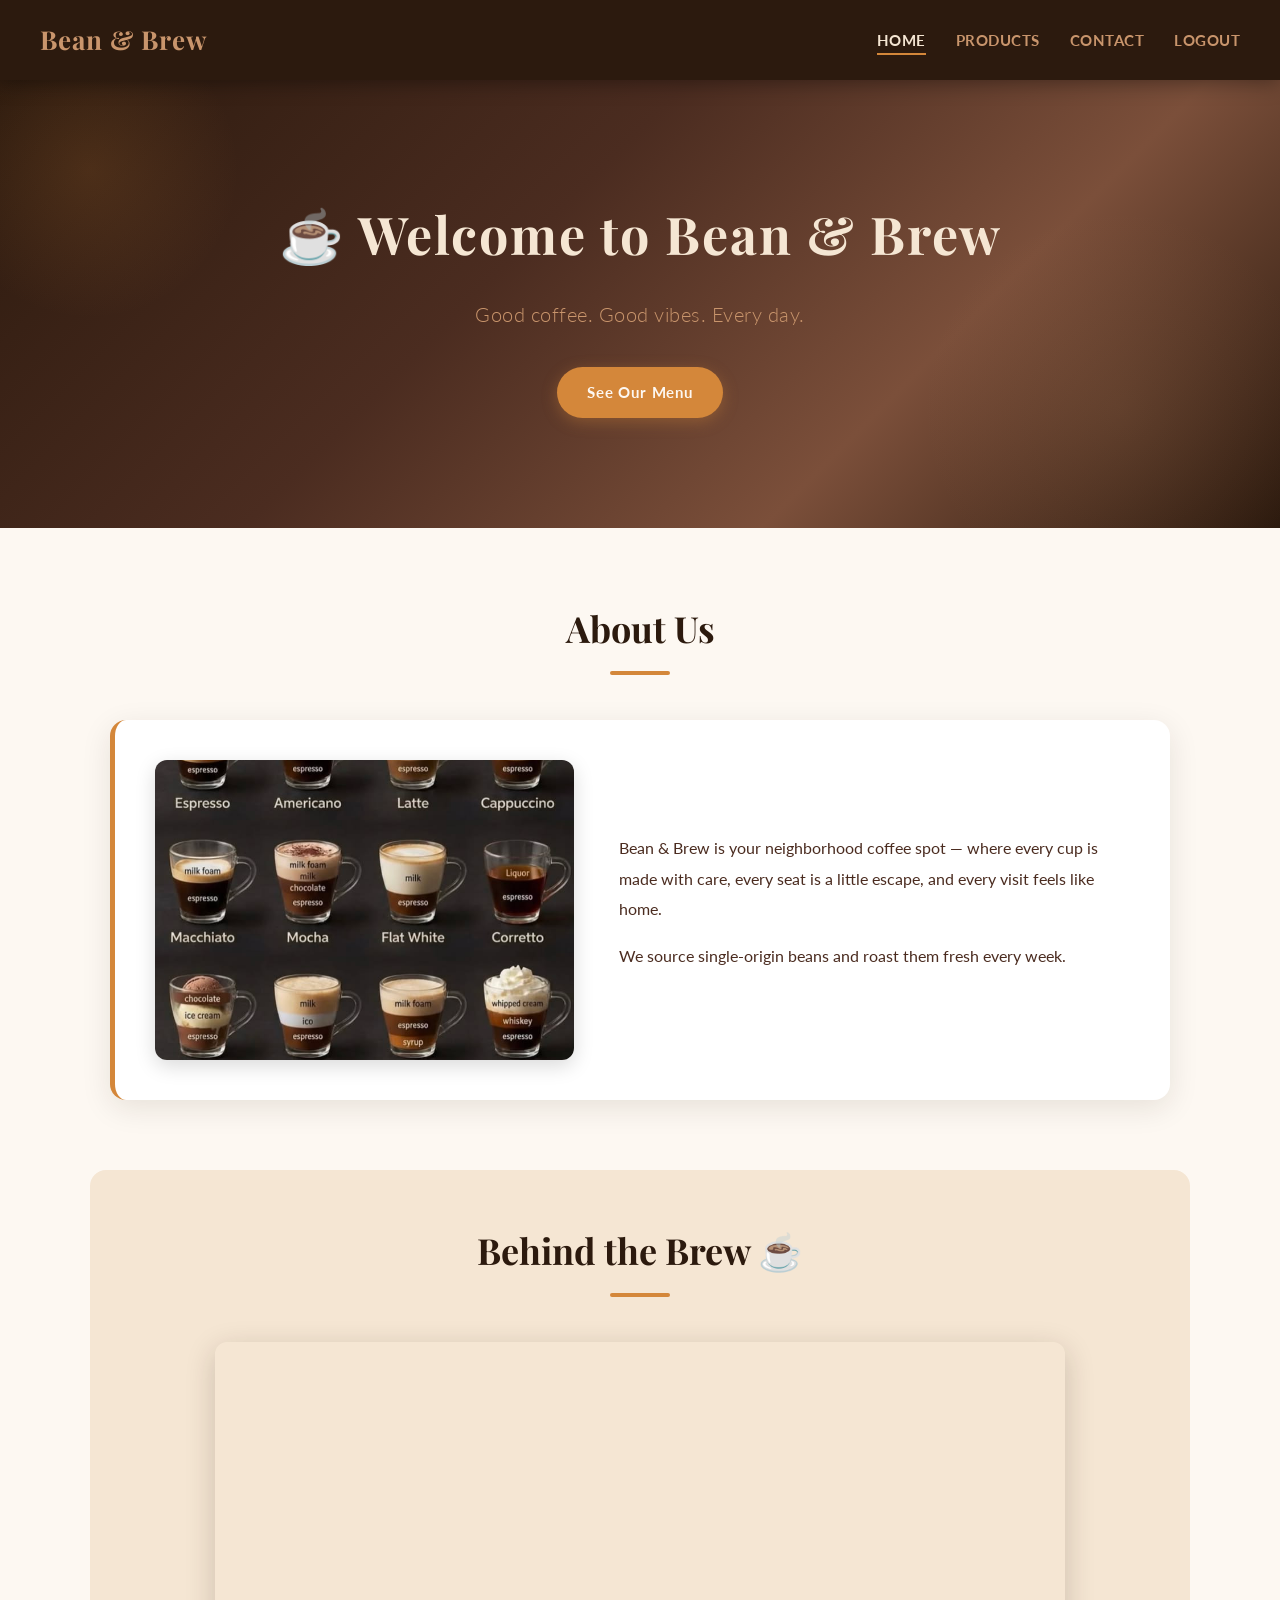
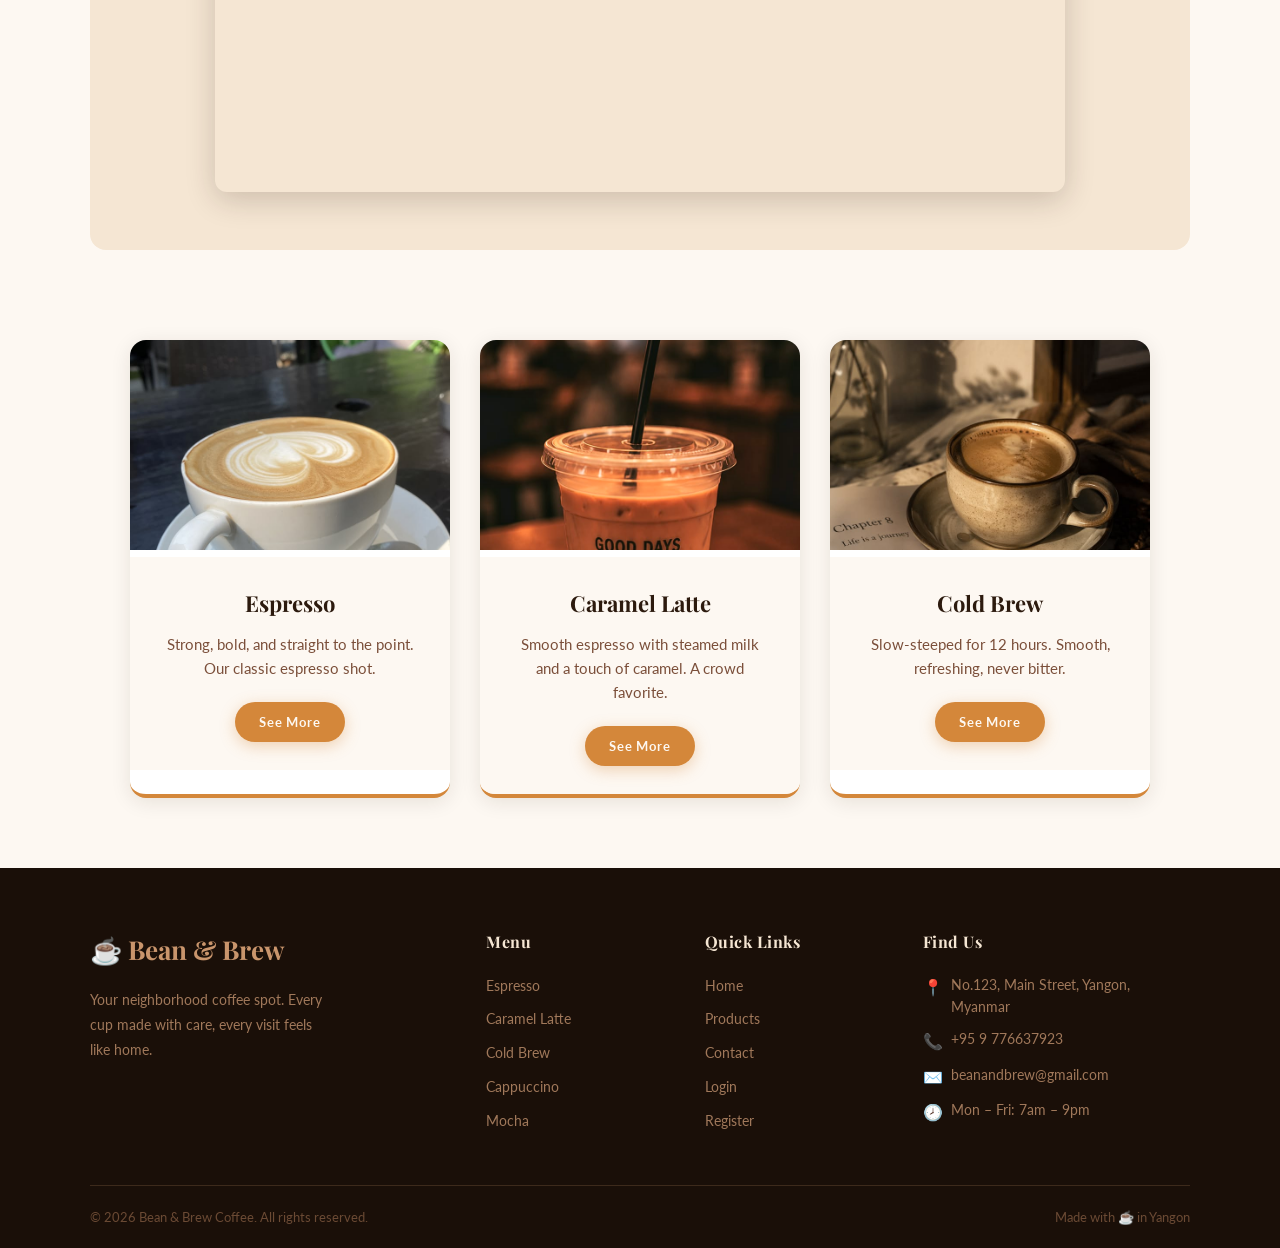
<file: index.html>
<!doctype html>
<html lang="en">

<head>
  <meta charset="UTF-8" />
  <meta name="viewport" content="width=device-width, initial-scale=1.0" />
  <meta name="referrer" content="strict-origin-when-cross-origin" />
  <title>Bean & Brew Coffee</title>
  <link rel="stylesheet" href="css/style.css" />
  <link rel="stylesheet" href="css/home.css" />

</head>

<body>
  <nav class="navbar">
    <a href="homepage.html" class="logo">Bean & Brew</a>
    <ul>
      <li><a href="homepage.html" class="active">Home</a></li>
      <li><a href="information.html">Products</a></li>
      <li><a href="location.html">Contact</a></li>
      <li><a href="login.html">Logout</a></li>
    </ul>
  </nav>

  <header class="hero">
    <h1>☕ Welcome to Bean & Brew</h1>
    <p>Good coffee. Good vibes. Every day.</p>
    <a href="information.html" class="btn">See Our Menu</a>
  </header>

  <section class="about-section">
    <h2>About Us</h2>
    <div class="about-content">
      <img src="images/caramel-latte.jpg" alt="About Us Image" />
      <div class="about-text">
        <p>
          Bean & Brew is your neighborhood coffee spot — where every cup is made with care, every seat is a little
          escape, and every visit feels like home.
        </p>
        <p>We source single-origin beans and roast them fresh every week.</p>
      </div>
    </div>
  </section>

  <section class="video-section">
    <h2>Behind the Brew ☕</h2>
    <iframe width="850" height="450" src="https://www.youtube.com/embed/RHcBr6SaR-M?si=AEqhbk_dE6KBcH2n"
      title="YouTube video player" frameborder="0" allow="
          accelerometer;
          autoplay;
          clipboard-write;
          encrypted-media;
          gyroscope;
          picture-in-picture;
          web-share;
        " referrerpolicy="strict-origin-when-cross-origin" allowfullscreen></iframe>
  </section>

  <section class="testimonials-section">
    <div class="product-grid">

      <div class="card">
        <img src="images/espresso.jpg" alt="Espresso" />
        <div class="card-body">
          <h3>Espresso</h3>
          <p>Strong, bold, and straight to the point. Our classic espresso shot.</p>
          <a href="#" class="btn">See More</a>
        </div>
      </div>

      <div class="card">
        <img src="images/good-days-coffee.jpg" alt="Caramel Latte" />
        <div class="card-body">
          <h3>Caramel Latte</h3>
          <p>Smooth espresso with steamed milk and a touch of caramel. A crowd favorite.</p>
          <a href="#" class="btn">See More</a>
        </div>
      </div>

      <div class="card">
        <img src="images/cold-brew.jpg" alt="Cold Brew" />
        <div class="card-body">
          <h3>Cold Brew</h3>
          <p>Slow-steeped for 12 hours. Smooth, refreshing, never bitter.</p>
          <a href="#" class="btn">See More</a>
        </div>
      </div>

    </div>
  </section>

  <footer class="footer">
    <div class="footer-grid">
      <div class="footer-brand footer-col">
        <a href="homepage.html" class="footer-logo">☕ Bean & Brew</a>
        <p>Your neighborhood coffee spot. Every cup made with care, every visit feels like home.</p>
      </div>
      <div class="footer-col">
        <h4>Menu</h4>
        <ul>
          <li><a href="information.html">Espresso</a></li>
          <li><a href="information.html">Caramel Latte</a></li>
          <li><a href="information.html">Cold Brew</a></li>
          <li><a href="information.html">Cappuccino</a></li>
          <li><a href="information.html">Mocha</a></li>
        </ul>
      </div>
      <div class="footer-col">
        <h4>Quick Links</h4>
        <ul>
          <li><a href="homepage.html">Home</a></li>
          <li><a href="information.html">Products</a></li>
          <li><a href="location.html">Contact</a></li>
          <li><a href="login.html">Login</a></li>
          <li><a href="register.html">Register</a></li>
        </ul>
      </div>
      <div class="footer-col footer-contact">
        <h4>Find Us</h4>
        <p><span class="icon">📍</span> No.123, Main Street, Yangon, Myanmar</p>
        <p><span class="icon">📞</span> +95 9 776637923</p>
        <p><span class="icon">✉️</span>beanandbrew@gmail.com</p>
        <p><span class="icon">🕗</span> Mon – Fri: 7am – 9pm</p>
      </div>
    </div>
    <div class="footer-bottom">
      <p>&copy; 2026 Bean & Brew Coffee. All rights reserved.</p>
      <p>Made with ☕ in Yangon</p>
    </div>
  </footer>
</body>

          </html>
</file>
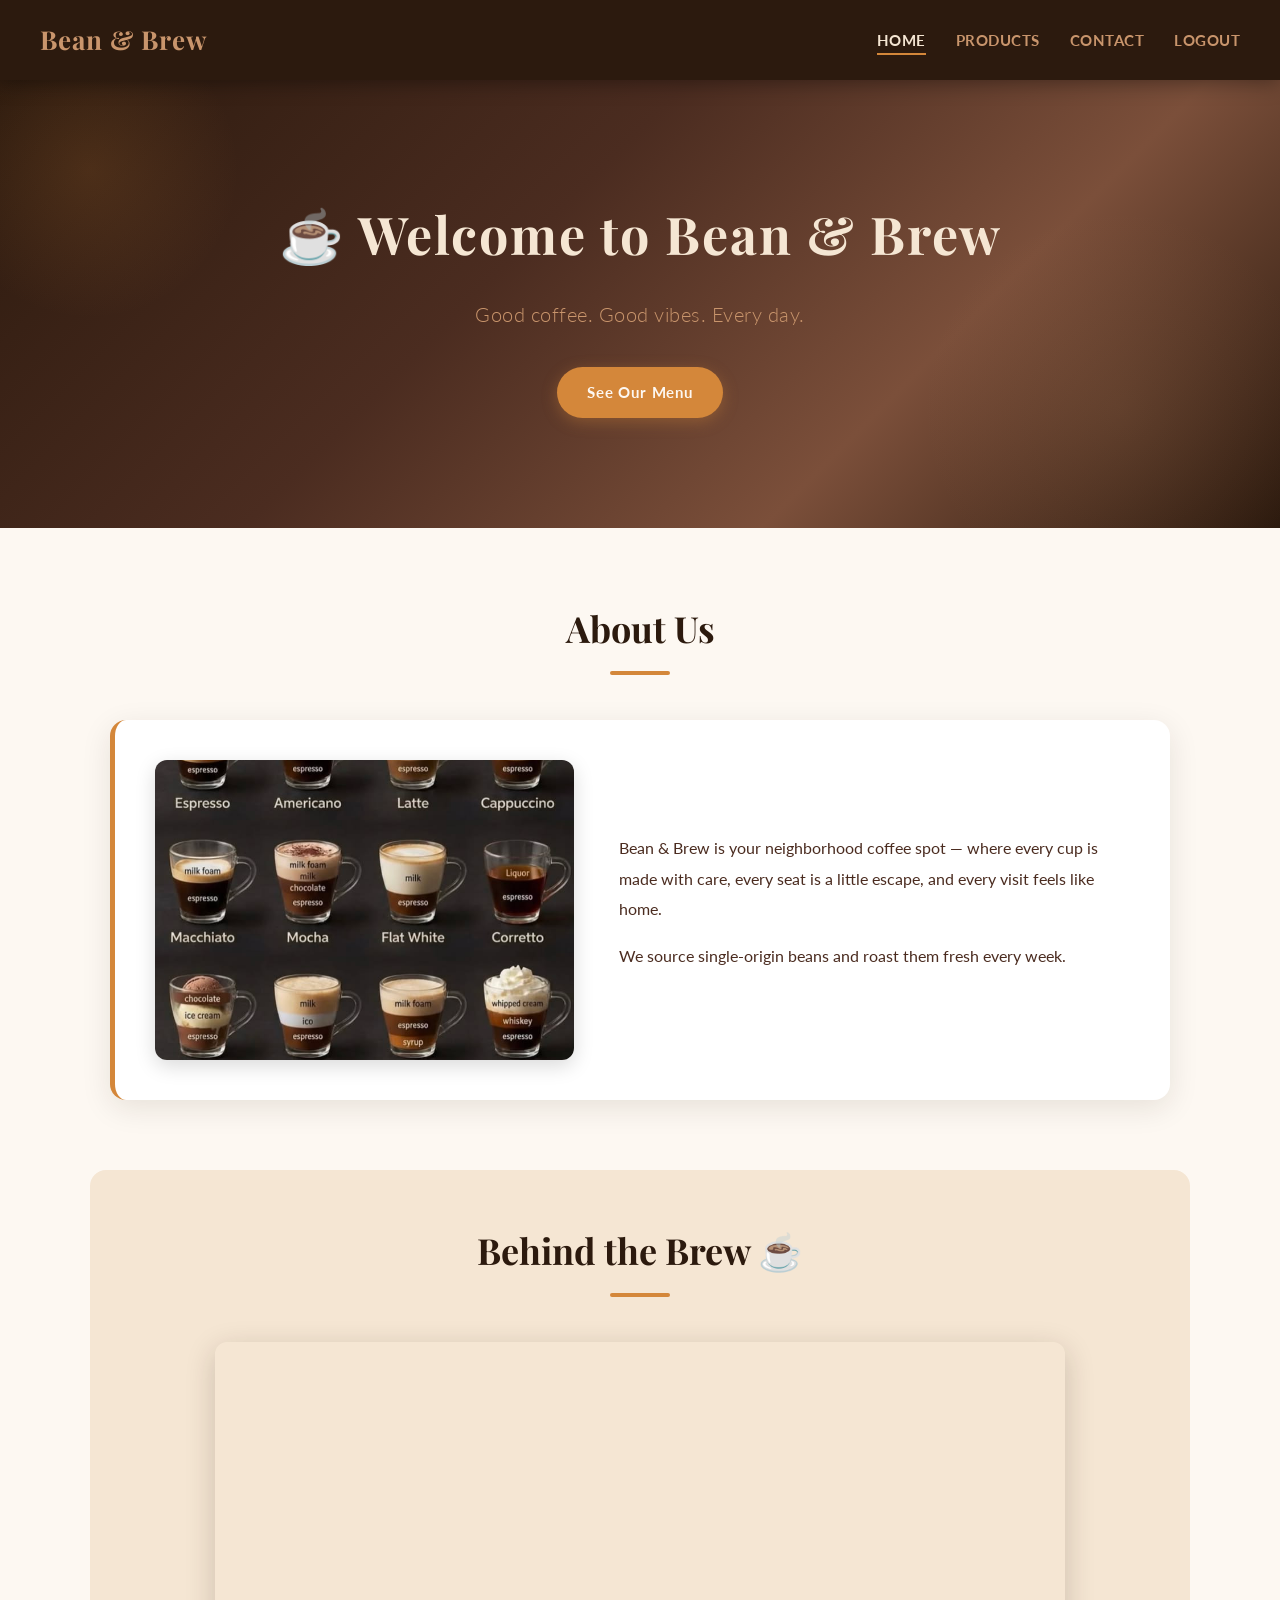
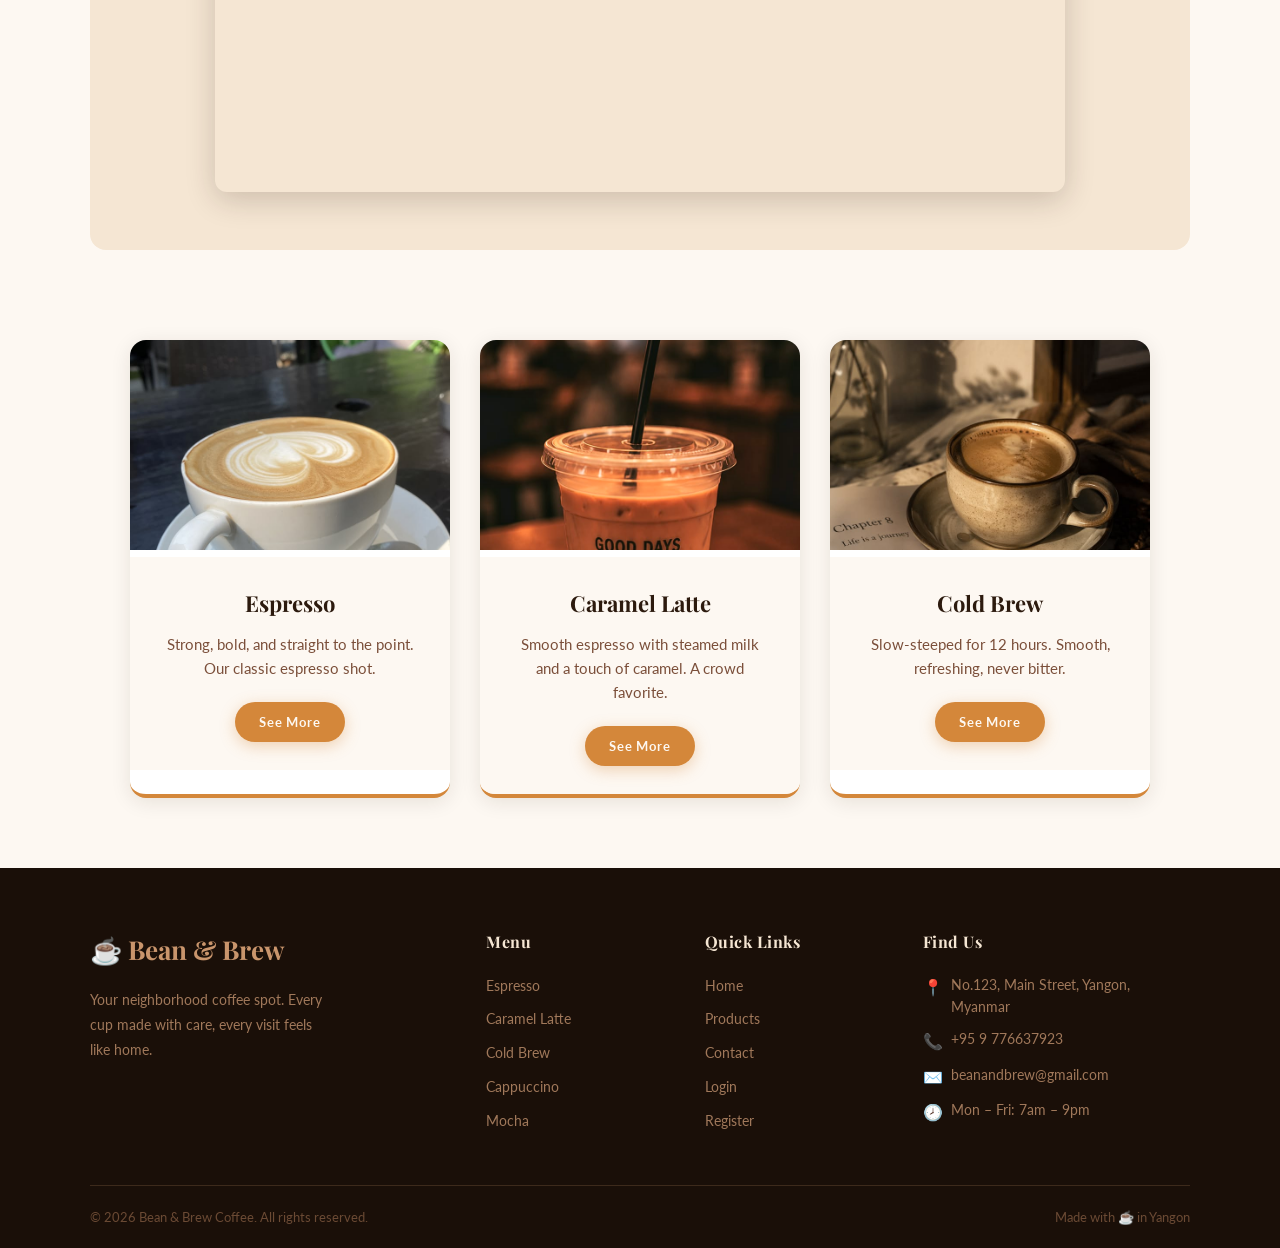
<file: homepage.html>
<!doctype html>
<html lang="en">

<head>
  <meta charset="UTF-8" />
  <meta name="viewport" content="width=device-width, initial-scale=1.0" />
  <meta name="referrer" content="strict-origin-when-cross-origin" />
  <title>Bean & Brew Coffee</title>
  <link rel="stylesheet" href="css/style.css" />
  <link rel="stylesheet" href="css/home.css" />

</head>

<body>
  <nav class="navbar">
    <a href="homepage.html" class="logo">Bean & Brew</a>
    <ul>
      <li><a href="homepage.html" class="active">Home</a></li>
      <li><a href="information.html">Products</a></li>
      <li><a href="location.html">Contact</a></li>
      <li><a href="login.html">Logout</a></li>
    </ul>
  </nav>

  <header class="hero">
    <h1>☕ Welcome to Bean & Brew</h1>
    <p>Good coffee. Good vibes. Every day.</p>
    <a href="information.html" class="btn">See Our Menu</a>
  </header>

  <section class="about-section">
    <h2>About Us</h2>
    <div class="about-content">
      <img src="images/caramel-latte.jpg" alt="About Us Image" />
      <div class="about-text">
        <p>
          Bean & Brew is your neighborhood coffee spot — where every cup is made with care, every seat is a little
          escape, and every visit feels like home.
        </p>
        <p>We source single-origin beans and roast them fresh every week.</p>
      </div>
    </div>
  </section>

  <section class="video-section">
    <h2>Behind the Brew ☕</h2>
    <iframe width="850" height="450" src="https://www.youtube.com/embed/RHcBr6SaR-M?si=AEqhbk_dE6KBcH2n"
      title="YouTube video player" frameborder="0" allow="
          accelerometer;
          autoplay;
          clipboard-write;
          encrypted-media;
          gyroscope;
          picture-in-picture;
          web-share;
        " referrerpolicy="strict-origin-when-cross-origin" allowfullscreen></iframe>
  </section>

  <section class="testimonials-section">
    <div class="product-grid">

      <div class="card">
        <img src="images/espresso.jpg" alt="Espresso" />
        <div class="card-body">
          <h3>Espresso</h3>
          <p>Strong, bold, and straight to the point. Our classic espresso shot.</p>
          <a href="#" class="btn">See More</a>
        </div>
      </div>

      <div class="card">
        <img src="images/good-days-coffee.jpg" alt="Caramel Latte" />
        <div class="card-body">
          <h3>Caramel Latte</h3>
          <p>Smooth espresso with steamed milk and a touch of caramel. A crowd favorite.</p>
          <a href="#" class="btn">See More</a>
        </div>
      </div>

      <div class="card">
        <img src="images/cold-brew.jpg" alt="Cold Brew" />
        <div class="card-body">
          <h3>Cold Brew</h3>
          <p>Slow-steeped for 12 hours. Smooth, refreshing, never bitter.</p>
          <a href="#" class="btn">See More</a>
        </div>
      </div>

    </div>
  </section>

  <footer class="footer">
    <div class="footer-grid">
      <div class="footer-brand footer-col">
        <a href="homepage.html" class="footer-logo">☕ Bean & Brew</a>
        <p>Your neighborhood coffee spot. Every cup made with care, every visit feels like home.</p>
      </div>
      <div class="footer-col">
        <h4>Menu</h4>
        <ul>
          <li><a href="information.html">Espresso</a></li>
          <li><a href="information.html">Caramel Latte</a></li>
          <li><a href="information.html">Cold Brew</a></li>
          <li><a href="information.html">Cappuccino</a></li>
          <li><a href="information.html">Mocha</a></li>
        </ul>
      </div>
      <div class="footer-col">
        <h4>Quick Links</h4>
        <ul>
          <li><a href="homepage.html">Home</a></li>
          <li><a href="information.html">Products</a></li>
          <li><a href="location.html">Contact</a></li>
          <li><a href="login.html">Login</a></li>
          <li><a href="register.html">Register</a></li>
        </ul>
      </div>
      <div class="footer-col footer-contact">
        <h4>Find Us</h4>
        <p><span class="icon">📍</span> No.123, Main Street, Yangon, Myanmar</p>
        <p><span class="icon">📞</span> +95 9 776637923</p>
        <p><span class="icon">✉️</span>beanandbrew@gmail.com</p>
        <p><span class="icon">🕗</span> Mon – Fri: 7am – 9pm</p>
      </div>
    </div>
    <div class="footer-bottom">
      <p>&copy; 2026 Bean & Brew Coffee. All rights reserved.</p>
      <p>Made with ☕ in Yangon</p>
    </div>
  </footer>
</body>

</html>
</file>
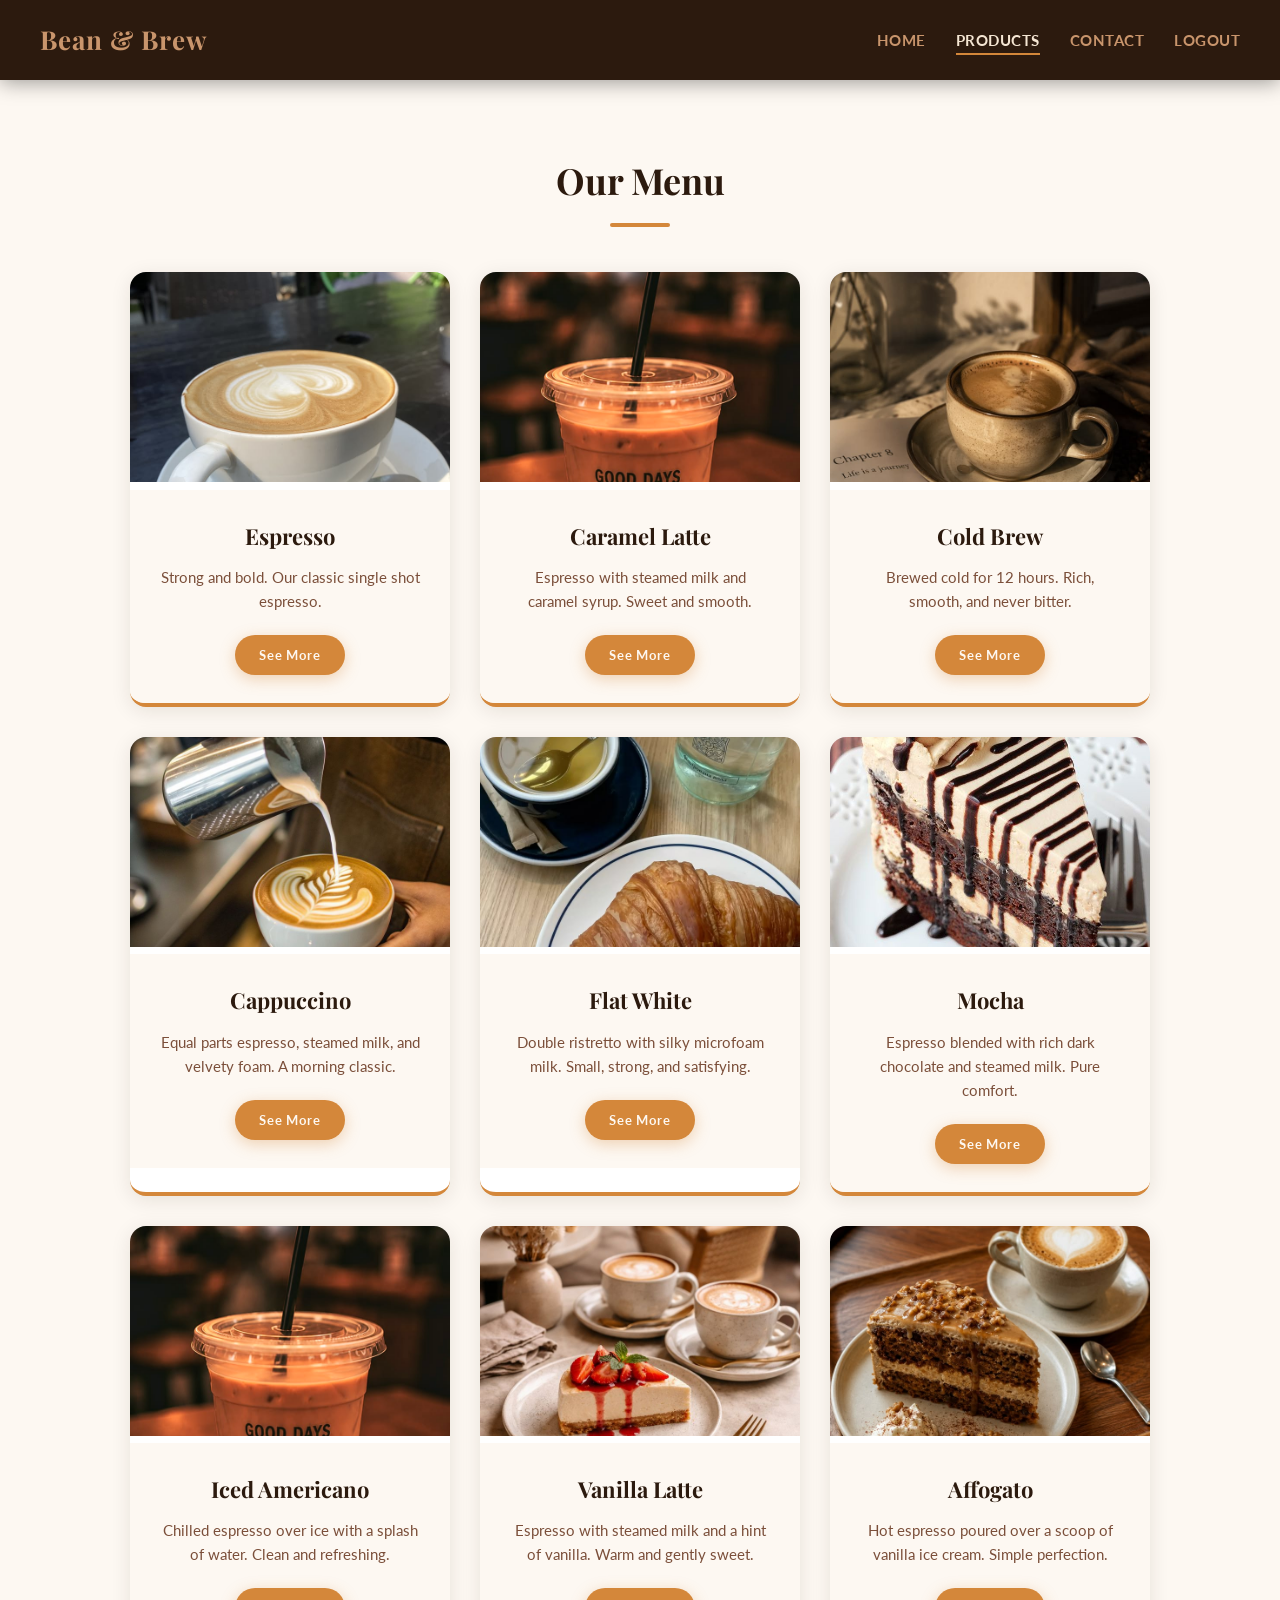
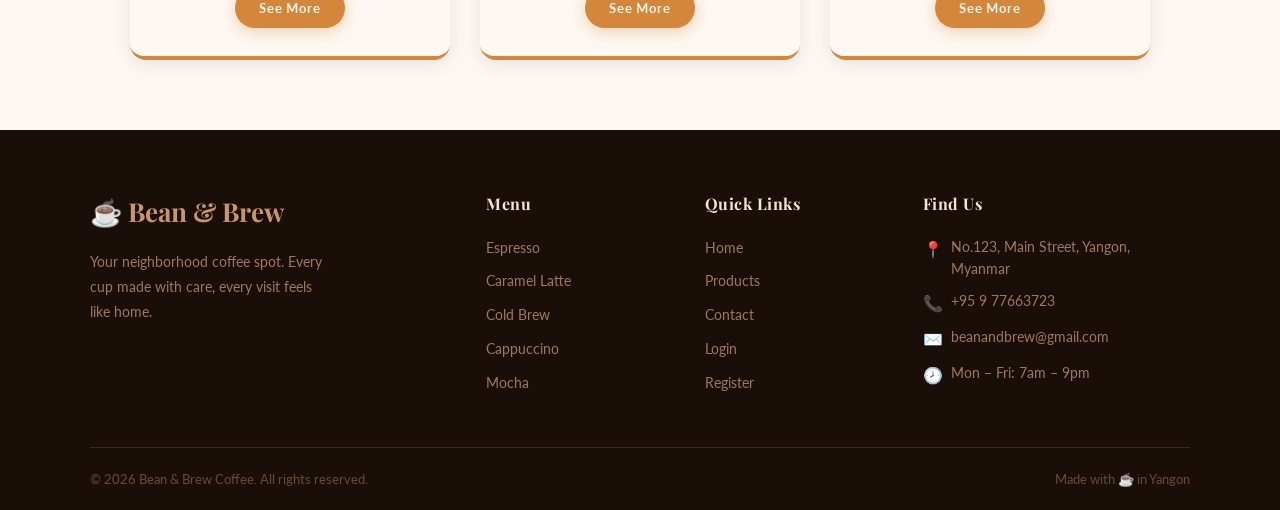
<file: information.html>
<!DOCTYPE html>
<html lang="en">
<head>
  <meta charset="UTF-8">
  <meta name="viewport" content="width=device-width, initial-scale=1.0">
  <title>Our Menu</title>
  <link rel="stylesheet" href="css/style.css">
  <link rel="stylesheet" href="css/information.css">

</head>
<body>
  <nav class="navbar">
    <a href="homepage.html" class="logo">Bean & Brew</a>
    <ul>
      <li><a href="homepage.html">Home</a></li>
        <li><a href="information.html" class="active">Products</a></li>
        <li><a href="location.html">Contact</a></li>
        <li><a href="login.html">Logout</a></li>
    </ul>
  </nav>

  <section class="product-section" id="products-section">
    <h2>Our Menu</h2>
    
    <div class="product-grid">

      <div class="card">
        <img src="images/espresso.jpg" alt="Espresso">
        <div class="card-body">
          <h3>Espresso</h3>
          <p>Strong and bold. Our classic single shot espresso.</p>
          <a href="#popup1" class="btn">See More</a>
        </div>
      </div>

      <div class="card">
        <img src="images/good-days-coffee.jpg" alt="Caramel Latte">
        <div class="card-body">
          <h3>Caramel Latte</h3>
          <p>Espresso with steamed milk and caramel syrup. Sweet and smooth.</p>
          <a href="#popup2" class="btn">See More</a>
        </div>
      </div>

      <div class="card">
        <img src="images/cold-brew.jpg" alt="Cold Brew">
        <div class="card-body">
          <h3>Cold Brew</h3>
          <p>Brewed cold for 12 hours. Rich, smooth, and never bitter.</p>
          <a href="#popup3" class="btn">See More</a>
        </div>
      </div>

      <div class="card">
        <img src="images/cappuccino.jpg" alt="Cappuccino">
        <div class="card-body">
          <h3>Cappuccino</h3>
          <p>Equal parts espresso, steamed milk, and velvety foam. A morning classic.</p>
          <a href="#popup4" class="btn">See More</a>
        </div>
      </div>

      <div class="card">
        <img src="images/flat-white.jpg" alt="Flat White">
        <div class="card-body">
          <h3>Flat White</h3>
          <p>Double ristretto with silky microfoam milk. Small, strong, and satisfying.</p>
          <a href="#popup5" class="btn">See More</a>
        </div>
      </div>

      <div class="card">
        <img src="images/mocha-brownie-cake.jpg" alt="Mocha">
        <div class="card-body">
          <h3>Mocha</h3>
          <p>Espresso blended with rich dark chocolate and steamed milk. Pure comfort.</p>
          <a href="#popup6" class="btn">See More</a>
        </div>
      </div>

      <div class="card">
        <img src="images/good-days-coffee.jpg" alt="Iced Americano">
        <div class="card-body">
          <h3>Iced Americano</h3>
          <p>Chilled espresso over ice with a splash of water. Clean and refreshing.</p>
          <a href="#popup7" class="btn">See More</a>
        </div>
      </div>

      <div class="card">
        <img src="images/cafe-cheesecake.jpg" alt="Vanilla Latte">
        <div class="card-body">
          <h3>Vanilla Latte</h3>
          <p>Espresso with steamed milk and a hint of vanilla. Warm and gently sweet.</p>
          <a href="#popup8" class="btn">See More</a>
        </div>
      </div>

      <div class="card">
        <img src="images/cake-coffee.jpg" alt="Affogato">
        <div class="card-body">
          <h3>Affogato</h3>
          <p>Hot espresso poured over a scoop of vanilla ice cream. Simple perfection.</p>
          <a href="#popup9" class="btn">See More</a>
        </div>
      </div>

    </div>
  </section>

  <div id="popup1" class="popup-overlay">
    <div class="popup-content">
      <h3>☕ Espresso</h3>
      <div class="popup-price">3,500 ks</div>
      <p>Our espresso is made from freshly ground beans, pulled to order. Rich crema, deep flavor, perfect on its own or as a base for any drink.</p>
      <ul class="popup-details">
        <li>🫘 Single origin arabica beans</li>
        <li>🔥 Served hot only</li>
        <li>💧 30ml — single shot</li>
      </ul>
      <a href="#products-section" class="close-btn">Close</a>
    </div>
  </div>

  <div id="popup2" class="popup-overlay">
    <div class="popup-content">
      <h3>🍮 Caramel Latte</h3>
      <div class="popup-price">5,500 ks</div>
      <p>Espresso, steamed whole milk, and house-made caramel sauce. Served hot or iced. One of our most-ordered drinks.</p>
      <ul class="popup-details">
        <li>🫘 Double espresso shot</li>
        <li>🥛 Whole steamed milk</li>
        <li>🍮 House-made caramel sauce</li>
        <li>🌡️ Hot or Iced — your choice</li>
      </ul>
      <a href="#products-section" class="close-btn">Close</a>
    </div>
  </div>

  <div id="popup3" class="popup-overlay">
    <div class="popup-content">
      <h3>🧊 Cold Brew</h3>
      <div class="popup-price">5,000 ks</div>
      <p>Steeped in cold water for 12 hours, then filtered slowly. Naturally sweet, low acidity, and incredibly smooth. Our top seller.</p>
      <ul class="popup-details">
        <li>⏱️ 12 hours cold-steep process</li>
        <li>🧊 Served over ice</li>
        <li>🌿 Low acidity, naturally sweet</li>
        <li>📦 Available in takeaway bottle</li>
      </ul>
      <a href="#products-section" class="close-btn">Close</a>
    </div>
  </div>

  <div id="popup4" class="popup-overlay">
    <div class="popup-content">
      <h3>☕ Cappuccino</h3>
      <div class="popup-price">4,500 ks</div>
      <p>Classic Italian style — one part espresso, one part steamed milk, one part thick foam. Perfectly balanced and never too heavy.</p>
      <ul class="popup-details">
        <li>🫘 Single espresso shot</li>
        <li>🥛 Equal parts milk &amp; foam</li>
        <li>🔥 Served hot only</li>
        <li>🍫 Optional cocoa dusting</li>
      </ul>
      <a href="#products-section" class="close-btn">Close</a>
    </div>
  </div>

  <div id="popup5" class="popup-overlay">
    <div class="popup-content">
      <h3>🤍 Flat White</h3>
      <div class="popup-price">5,000 ks</div>
      <p>A double ristretto shot topped with velvety microfoam. Less milk than a latte, more intense coffee flavor. Perfect for those who want it strong.</p>
      <ul class="popup-details">
        <li>🫘 Double ristretto shot</li>
        <li>🥛 Silky microfoam milk</li>
        <li>🔥 Served hot only</li>
        <li>💪 Stronger than a latte</li>
      </ul>
      <a href="#products-section" class="close-btn">Close</a>
    </div>
  </div>

  <div id="popup6" class="popup-overlay">
    <div class="popup-content">
      <h3>🍫 Mocha</h3>
      <div class="popup-price">6,000 ks</div>
      <p>House-made dark chocolate sauce stirred into fresh espresso, topped with steamed milk and a light dusting of cocoa. For the chocolate lovers.</p>
      <ul class="popup-details">
        <li>🫘 Double espresso shot</li>
        <li>🍫 House-made dark chocolate</li>
        <li>🥛 Steamed whole milk</li>
        <li>🌡️ Hot or Iced — your choice</li>
      </ul>
      <a href="#products-section" class="close-btn">Close</a>
    </div>
  </div>

  <div id="popup7" class="popup-overlay">
    <div class="popup-content">
      <h3>🧊 Iced Americano</h3>
      <div class="popup-price">4,000 ks</div>
      <p>Two shots of espresso pulled over a full glass of ice, then finished with cold water. Bold, clean, and great any time of day.</p>
      <ul class="popup-details">
        <li>🫘 Double espresso shot</li>
        <li>🧊 Full glass of ice</li>
        <li>💧 Finished with cold water</li>
        <li>☀️ Served cold only</li>
      </ul>
      <a href="#products-section" class="close-btn">Close</a>
    </div>
  </div>

  <div id="popup8" class="popup-overlay">
    <div class="popup-content">
      <h3>🌼 Vanilla Latte</h3>
      <div class="popup-price">5,500 ks</div>
      <p>Espresso with steamed whole milk and our housemade vanilla syrup. Subtle sweetness, smooth finish, easy to love every single morning.</p>
      <ul class="popup-details">
        <li>🫘 Double espresso shot</li>
        <li>🥛 Steamed whole milk</li>
        <li>🌼 House-made vanilla syrup</li>
        <li>🌡️ Hot or Iced — your choice</li>
      </ul>
      <a href="#products-section" class="close-btn">Close</a>
    </div>
  </div>

  <div id="popup9" class="popup-overlay">
    <div class="popup-content">
      <h3>🍨 Affogato</h3>
      <div class="popup-price">7,000 ks</div>
      <p>One scoop of house vanilla ice cream drowned in a hot double espresso shot. It melts as you eat it. Dessert and coffee in one beautiful cup.</p>
      <ul class="popup-details">
        <li>🫘 Double espresso shot</li>
        <li>🍨 House vanilla ice cream</li>
        <li>🍬 Served with biscotti</li>
        <li>☕ Dessert &amp; coffee in one</li>
      </ul>
      <a href="#products-section" class="close-btn">Close</a>
    </div>
  </div>

  <footer class="footer">
    <div class="footer-grid">
      <div class="footer-brand footer-col">
        <a href="homepage.html" class="footer-logo">☕ Bean & Brew</a>
        <p>Your neighborhood coffee spot. Every cup made with care, every visit feels like home.</p>
      </div>
      <div class="footer-col">
        <h4>Menu</h4>
        <ul>
          <li><a href="information.html">Espresso</a></li>
          <li><a href="information.html">Caramel Latte</a></li>
          <li><a href="information.html">Cold Brew</a></li>
          <li><a href="information.html">Cappuccino</a></li>
          <li><a href="information.html">Mocha</a></li>
        </ul>
      </div>
      <div class="footer-col">
        <h4>Quick Links</h4>
        <ul>
          <li><a href="homepage.html">Home</a></li>
          <li><a href="information.html">Products</a></li>
          <li><a href="location.html">Contact</a></li>
          <li><a href="login.html">Login</a></li>
          <li><a href="register.html">Register</a></li>
        </ul>
      </div>
      <div class="footer-col footer-contact">
        <h4>Find Us</h4>
        <p><span class="icon">📍</span> No.123, Main Street, Yangon, Myanmar</p>
        <p><span class="icon">📞</span> +95 9 77663723</p>
        <p><span class="icon">✉️</span>beanandbrew@gmail.com</p>
        <p><span class="icon">🕗</span> Mon – Fri: 7am – 9pm</p>
      </div>
    </div>
    <div class="footer-bottom">
      <p>&copy; 2026 Bean & Brew Coffee. All rights reserved.</p>
      <p>Made with ☕ in Yangon</p>
    </div>
  </footer>

</body>
</html>
</file>
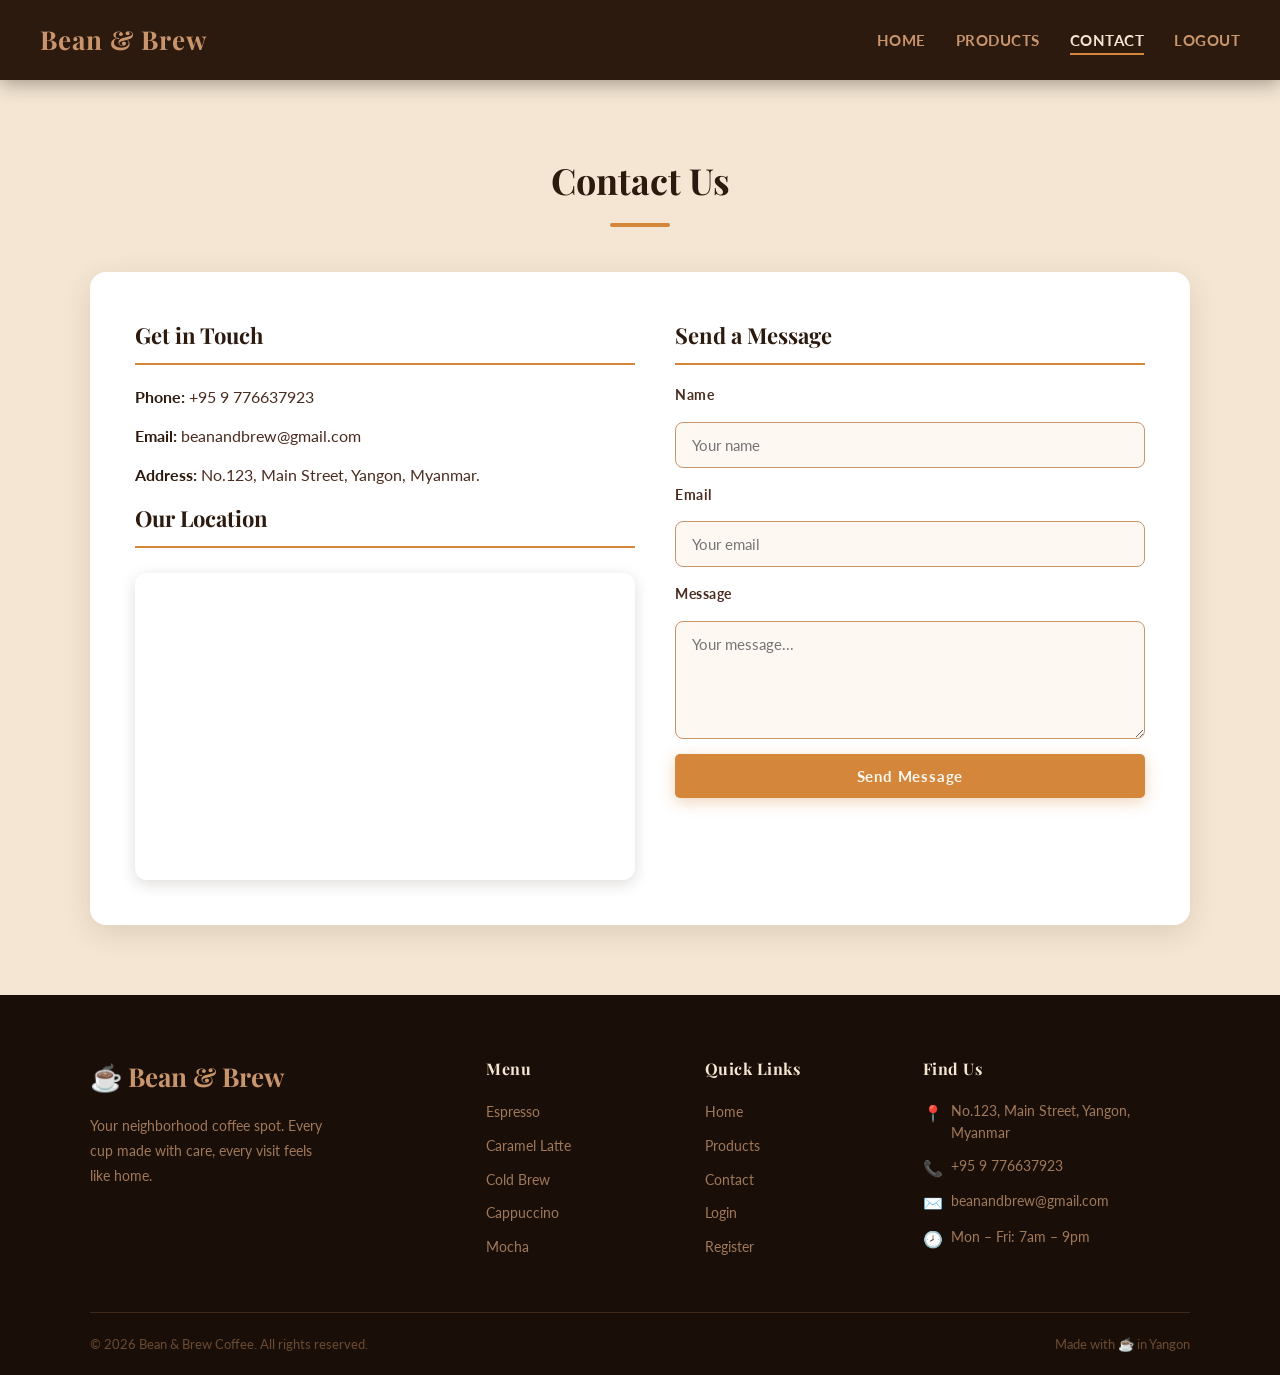
<file: location.html>
<!doctype html>
<html lang="en">
  <head>
    <meta charset="UTF-8" />
    <meta name="viewport" content="width=device-width, initial-scale=1.0" />
    <title>Find Us</title>
    <link rel="stylesheet" href="css/style.css" />
    <link rel="stylesheet" href="css/location.css" />

  </head>
  <body>
    <nav class="navbar">
      <a href="homepage.html" class="logo">Bean & Brew</a>
      <ul>
        <li><a href="homepage.html">Home</a></li>
        <li><a href="information.html">Products</a></li>
        <li><a href="location.html" class="active">Contact</a></li>
        <li><a href="login.html">Logout</a></li>
      </ul>
    </nav>

    <section class="location-section">
      <h2>Contact Us</h2>

      <div class="contact-container">      
        <div class="contact-info">
          <h3>Get in Touch</h3>
          <p>
            <strong>Phone:</strong> +95 9 776637923
          </p>

          <p>
            <strong>Email:</strong> beanandbrew@gmail.com
          </p>

          <p>
            <strong>Address:</strong> No.123, Main Street, Yangon, Myanmar.
          </p>

          <h3>Our Location</h3>

          <div class="map-container">
            <iframe
              src="https://www.google.com/maps/embed?pb=!1m14!1m12!1m3!1d2639.743051046241!2d96.11518508058452!3d16.860035287864225!2m3!1f0!2f0!3f0!3m2!1i1024!2i768!4f13.1!5e0!3m2!1sen!2smm!4v1793176388011!5m2!1sen!2smm"
              style="border: 0"
              allowfullscreen=""
              loading="lazy"
              width="500px"
              height="300px">
            </iframe>
          </div>
          
        </div>

        <div class="contact-form-container">
          <h3>Send a Message</h3>
          <form action="#">
            <label for="c-name">Name</label>
            <input type="text" id="c-name" placeholder="Your name" required />

            <label for="c-email">Email</label>
            <input type="email" id="c-email" placeholder="Your email" required/>

            <label for="c-message">Message</label>
            <textarea id="c-message" rows="5" placeholder="Your message..." required></textarea>

            <button type="submit" class="btn" style="border-radius: 5px">Send Message</button>
          </form>
        </div>

      </div>

    </section>

    <footer class="footer">
      <div class="footer-grid">
        <div class="footer-brand footer-col">
          <a href="homepage.html" class="footer-logo">☕ Bean & Brew</a>
          <p>Your neighborhood coffee spot. Every cup made with care, every visit feels like home.</p>
        </div>
        <div class="footer-col">
          <h4>Menu</h4>
          <ul>
            <li><a href="information.html">Espresso</a></li>
            <li><a href="information.html">Caramel Latte</a></li>
            <li><a href="information.html">Cold Brew</a></li>
            <li><a href="information.html">Cappuccino</a></li>
            <li><a href="information.html">Mocha</a></li>
          </ul>
        </div>
        <div class="footer-col">
          <h4>Quick Links</h4>
          <ul>
            <li><a href="homepage.html">Home</a></li>
            <li><a href="information.html">Products</a></li>
            <li><a href="location.html">Contact</a></li>
            <li><a href="login.html">Login</a></li>
            <li><a href="register.html">Register</a></li>
          </ul>
        </div>
        <div class="footer-col footer-contact">
          <h4>Find Us</h4>
          <p><span class="icon">📍</span> No.123, Main Street, Yangon, Myanmar</p>
          <p><span class="icon">📞</span> +95 9 776637923</p>
          <p><span class="icon">✉️</span> beanandbrew@gmail.com</p>
          <p><span class="icon">🕗</span> Mon – Fri: 7am – 9pm</p>
        </div>
      </div>
      <div class="footer-bottom">
        <p>&copy; 2026 Bean & Brew Coffee. All rights reserved.</p>
        <p>Made with ☕ in Yangon</p>
      </div>
    </footer>
  </body>
</html>
</file>
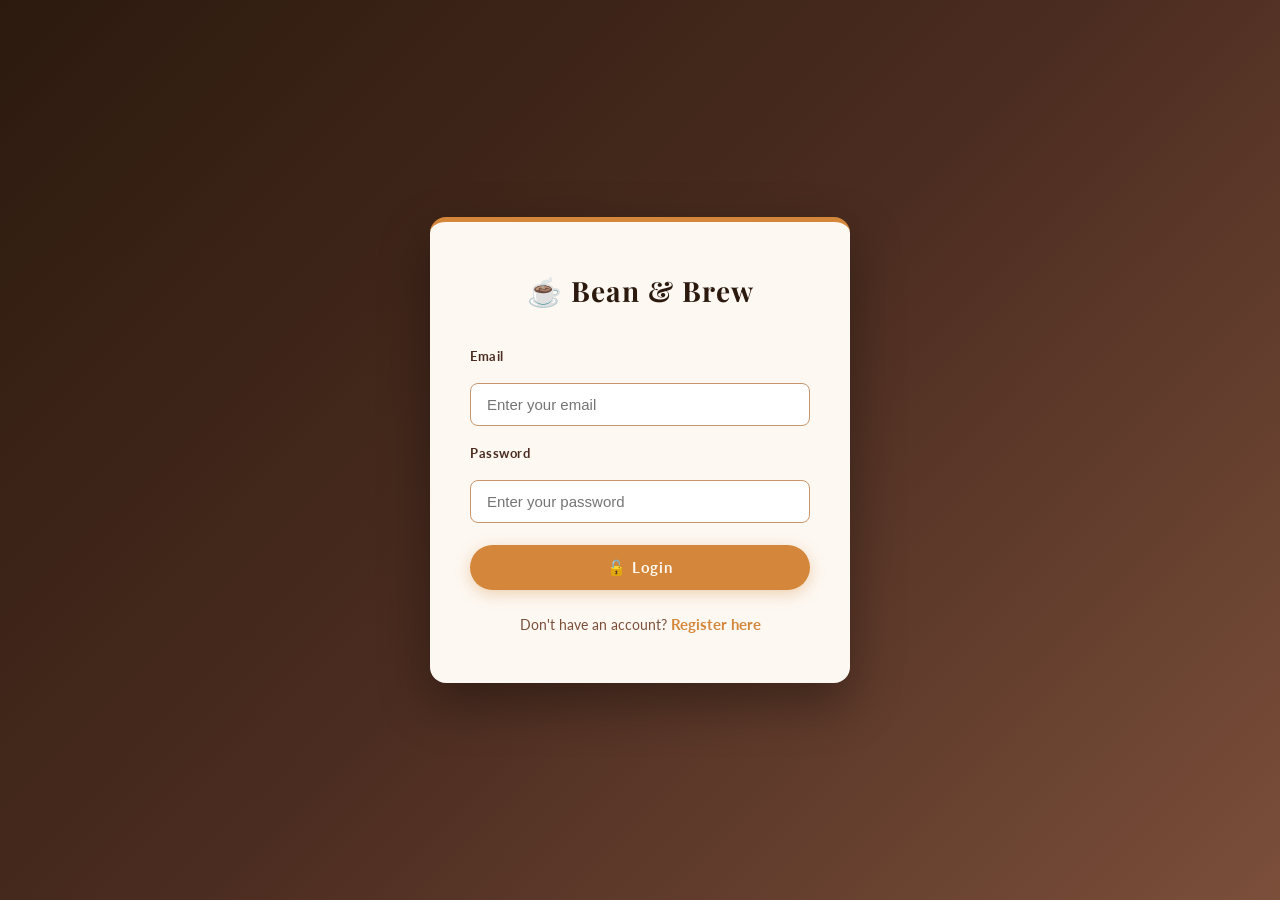
<file: login.html>
<!doctype html>
<html lang="en">
  <head>
    <meta charset="UTF-8" />
    <meta name="viewport" content="width=device-width, initial-scale=1.0" />
    <title>Coffee Shop</title>
    <link rel="stylesheet" href="css/style.css" />
    <link rel="stylesheet" href="css/login.css" />

  </head>
  <body class="auth-body">
    <div class="auth-container">
      <h2>☕ Bean & Brew</h2>
      <form action="homepage.html" method="post">
        <label for="email">Email</label>
        <input type="email" id="email" placeholder="Enter your email" required/>
        <label for="password">Password</label>
        <input type="password" id="password" placeholder="Enter your password" required/>
        <button class="btn">🔓 Login</button>
      </form>
      <p class="auth-link">
        Don't have an account? <a href="register.html">Register here</a>
      </p>
    </div>
  </body>
</html>
</file>
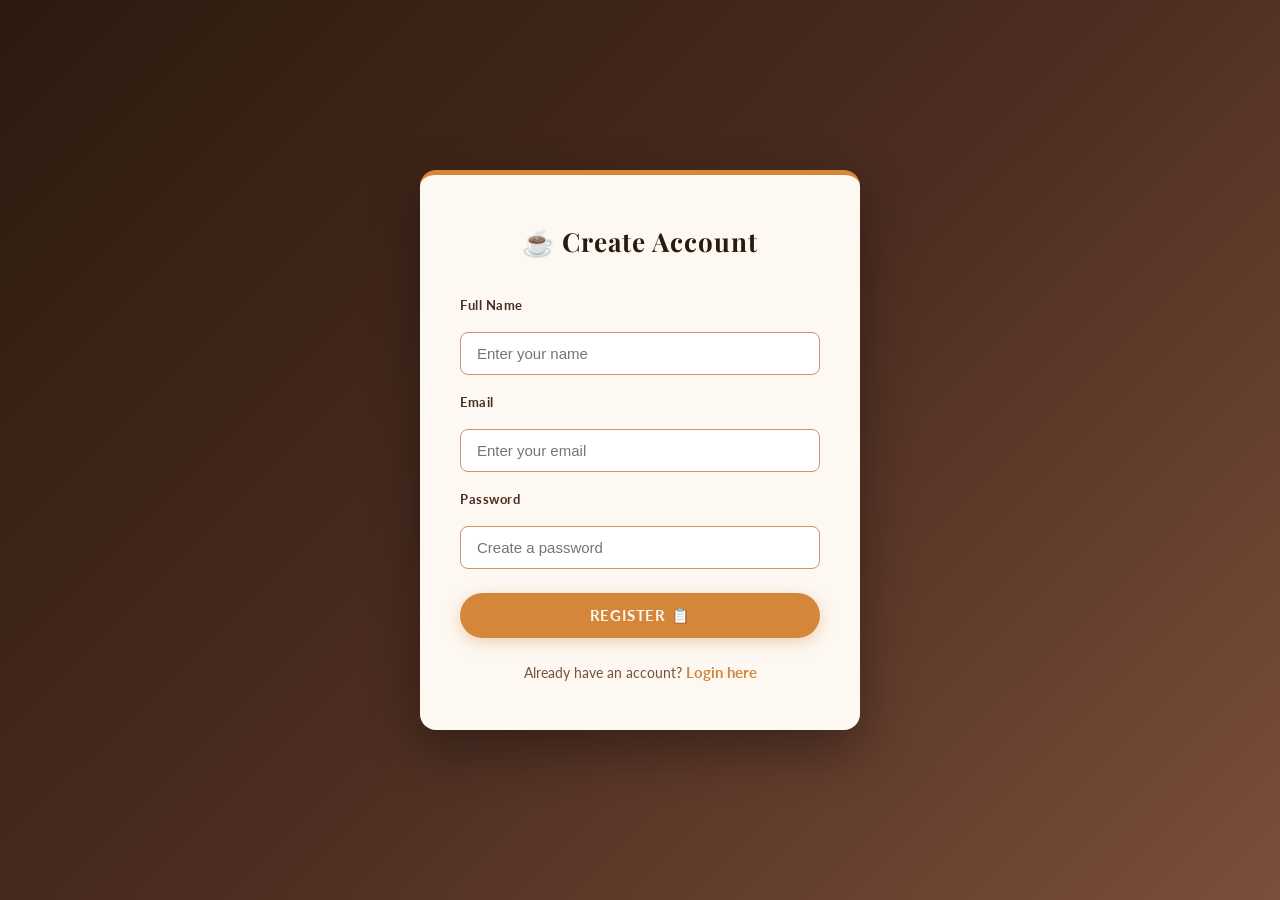
<file: register.html>
<!DOCTYPE html>
<html lang="en">
<head>
  <meta charset="UTF-8">
  <meta name="viewport" content="width=device-width, initial-scale=1.0">
  <title>Join Bean & Brew</title>
  <link rel="stylesheet" href="css/style.css">
  <link rel="stylesheet" href="css/register.css">

</head>
<body class="register-body">
  
  <div class="register-container">
    <h2>☕ Create Account</h2>
    <form action="login.html" method="post">
      <label for="name">Full Name</label>
      <input type="text" id="name" placeholder="Enter your name" required>

      <label for="email">Email</label>
      <input type="email" id="email" placeholder="Enter your email" required>

      <label for="password">Password</label>
      <input type="password" id="password" placeholder="Create a password" required>

      <button type="submit" class="register-btn">Register 📋</button>
    </form>
    <p class="register-link">Already have an account? <a href="login.html"> Login here</a></p>
  </div>

</body>
</html>
</file>
<file: css/style.css>
@import url('https://fonts.googleapis.com/css2?family=Playfair+Display:wght@400;600;700&family=Lato:wght@300;400;700&display=swap');

/* ---- Reset ---- */
* {
  margin: 0;
  padding: 0;
  box-sizing: border-box;
}

body {
  font-family: 'Lato', sans-serif;
  background-color: #FDF8F2;
  color: #2C1A0E;
  line-height: 1.7;
}

/* =============================================
   NAVBAR
   ============================================= */
.navbar {
  background-color: #2C1A0E;
  padding: 18px 40px;
  display: flex;
  justify-content: space-between;
  align-items: center;
  position: sticky;
  top: 0;
  z-index: 100;
  box-shadow: 0 2px 20px rgba(0, 0, 0, 0.4);
}

.logo {
  font-family: 'Playfair Display', serif;
  font-size: 26px;
  font-weight: 700;
  color: #C9956C;
  text-decoration: none;
  letter-spacing: 1px;
}

.logo:hover {
  color: #F5E6D3;
}

.navbar ul {
  list-style: none;
  display: flex;
  gap: 30px;
}

.navbar ul li a {
  color: #C9956C;
  text-decoration: none;
  font-size: 15px;
  font-weight: 700;
  letter-spacing: 0.5px;
  text-transform: uppercase;
  transition: color 0.3s ease;
  padding-bottom: 4px;
  border-bottom: 2px solid transparent;
}

.navbar ul li a:hover,
.navbar ul li a.active {
  color: #F5E6D3;
  border-bottom: 2px solid #D4873A;
}

/* =============================================
   BUTTONS
   ============================================= */
.btn {
  display: inline-block;
  background-color: #D4873A;
  color: #FDF8F2;
  padding: 13px 30px;
  border: none;
  text-decoration: none;
  border-radius: 30px;
  cursor: pointer;
  font-size: 15px;
  font-weight: 700;
  font-family: 'Lato', sans-serif;
  letter-spacing: 0.8px;

  transition: background-color 0.3s ease, transform 0.2s ease, box-shadow 0.3s ease;
  position: relative;
  z-index: 1;
  box-shadow: 0 4px 15px rgba(212, 135, 58, 0.35);
}

.btn:hover {
  background-color: #4B2C20;
  transform: translateY(-2px);
  box-shadow: 0 8px 20px rgba(75, 44, 32, 0.4);
}

/* =============================================
   SECTIONS — Shared Base
   ============================================= */
section {
  padding: 70px 20px;
  max-width: 1100px;
  margin: 0 auto;
}

section h2 {
  font-family: 'Playfair Display', serif;
  text-align: center;
  margin-bottom: 45px;
  font-size: 36px;
  color: #2C1A0E;
  position: relative;
}

section h2::after {
  content: '';
  display: block;
  width: 60px;
  height: 4px;
  background-color: #D4873A;
  margin: 12px auto 0;
  border-radius: 2px;
}

/* =============================================
   FOOTER — Full Multi-Column
   ============================================= */
.footer {
  background-color: #1a0f08;
  color: #C9956C;
  padding: 60px 40px 0;
  margin-top: 0;
  font-size: 14px;
}

.footer-grid {
  display: grid;
  grid-template-columns: 2fr 1fr 1fr 1.5fr;
  gap: 40px;
  max-width: 1100px;
  margin: 0 auto;
  padding-bottom: 50px;
  border-bottom: 1px solid rgba(201, 149, 108, 0.2);
}

.footer-brand .footer-logo {
  font-family: 'Playfair Display', serif;
  font-size: 26px;
  font-weight: 700;
  color: #C9956C;
  text-decoration: none;
  display: block;
  margin-bottom: 14px;
}

.footer-brand p {
  color: #a0785a;
  line-height: 1.8;
  font-size: 14px;
  max-width: 240px;
}

.footer-col h4 {
  font-family: 'Playfair Display', serif;
  color: #F5E6D3;
  font-size: 16px;
  margin-bottom: 18px;
  letter-spacing: 0.5px;
}

.footer-col ul {
  list-style: none;
  display: flex;
  flex-direction: column;
  gap: 10px;
}

.footer-col ul li a {
  color: #a0785a;
  text-decoration: none;
  font-size: 14px;
  transition: color 0.3s ease;
}

.footer-col ul li a:hover {
  color: #D4873A;
}

.footer-contact p {
  color: #a0785a;
  font-size: 14px;
  margin-bottom: 10px;
  display: flex;
  align-items: flex-start;
  gap: 8px;
  line-height: 1.6;
}

.footer-contact span.icon {
  font-size: 16px;
  flex-shrink: 0;
}

.footer-bottom {
  max-width: 1100px;
  margin: 0 auto;
  padding: 20px 0;
  display: flex;
  justify-content: space-between;
  align-items: center;
  font-size: 13px;
  color: #6b4a34;
}

.footer-bottom a {
  color: #6b4a34;
  text-decoration: none;
}

.footer-bottom a:hover {
  color: #D4873A;
}

/* =============================================
   RESPONSIVE — Shared
   ============================================= */
@media (max-width: 768px) {
  .navbar {
    flex-direction: column;
    align-items: center;
    gap: 14px;
    padding: 16px 20px;
  }

  .navbar ul {
    flex-direction: row;
    flex-wrap: wrap;
    justify-content: center;
    gap: 14px;
  }

  .footer-grid {
    grid-template-columns: 1fr 1fr;
    gap: 30px;
  }

  .footer-bottom {
    flex-direction: column;
    gap: 8px;
    text-align: center;
  }
}

@media (max-width: 480px) {
  .logo {
    font-size: 22px;
  }
}
</file>
<file: css/home.css>
.hero {
  background: linear-gradient(135deg,
      #2C1A0E 0%,
      #4B2C20 40%,
      #7B4F3A 70%,
      #2C1A0E 100%);
  color: #FDF8F2;
  text-align: center;
  padding: 110px 20px;
  position: relative;
  overflow: hidden;
}

.hero::before {
  content: '';
  position: absolute;
  top: -60px;
  left: -60px;
  width: 300px;
  height: 300px;
  background: radial-gradient(circle, rgba(212, 135, 58, 0.15) 0%, transparent 70%);
  border-radius: 50%;
}

.hero::after {
  content: '';
  position: absolute;
  bottom: -80px;
  right: -40px;
  width: 400px;
  height: 400px;
  background: radial-gradient(circle, rgba(201, 149, 108, 0.1) 0%, transparent 70%);
  border-radius: 50%;
}

.hero h1 {
  font-family: 'Playfair Display', serif;
  font-size: 52px;
  font-weight: 700;
  margin-bottom: 18px;
  letter-spacing: 2px;
  color: #F5E6D3;
  position: relative;
  z-index: 1;
}

.hero p {
  font-size: 20px;
  margin-bottom: 36px;
  color: #C9956C;
  font-weight: 300;
  letter-spacing: 0.5px;
  position: relative;
  z-index: 1;
}

/*
   ABOUT SECTION
  */
.about-content {
  display: flex;
  gap: 45px;
  align-items: center;
  background-color: #fff;
  padding: 40px;
  border-radius: 16px;
  border-left: 5px solid #D4873A;
  box-shadow: 0 8px 30px rgba(44, 26, 14, 0.1);
}

.about-content img {
  width: 45%;
  height:300px ;
  border-radius: 12px;
  object-fit: cover;
  box-shadow: 0 6px 20px rgba(0, 0, 0, 0.15);
}

.about-text {
  width: 55%;
}

.about-text p {
  margin-bottom: 16px;
  color: #4B2C20;
  font-size: 16px;
  line-height: 1.9;
}

/* =============================================
   VIDEO SECTION
   ============================================= */
.video-section {
  text-align: center;
  background-color: #F5E6D3;
  border-radius: 16px;
  padding: 50px 30px;
  max-width: 1100px;
  height: auto;
  margin: 0 auto 20px;
}

.video-section iframe {
  max-width: 100%;
  border-radius: 12px;
  box-shadow: 0 8px 30px rgba(44, 26, 14, 0.2);
}

/* =============================================
   FEATURE CARDS (homepage preview)
   ============================================= */
.product-grid {
  display: flex;
  gap: 30px;
  justify-content: center;
  flex-wrap: wrap;
}

.card {
  background-color: #ffffff;
  width: 320px;
  border-radius: 16px;
  box-shadow: 0 4px 20px rgba(44, 26, 14, 0.1);
  overflow: hidden;
  transition: transform 0.3s ease, box-shadow 0.3s ease;
  border-bottom: 4px solid #D4873A;
}

.card:hover {
  transform: translateY(-8px);
  box-shadow: 0 16px 40px rgba(44, 26, 14, 0.18);
}

.card img {
  width: 100%;
  height: 210px;
  object-fit: cover;
}

.card-body {
  padding: 28px;
  text-align: center;
  background-color: #FDF8F2;
}

.card-body h3 {
  font-family: 'Playfair Display', serif;
  margin-bottom: 10px;
  font-size: 22px;
  color: #2C1A0E;
}

.card-body p {
  margin-bottom: 22px;
  color: #7B4F3A;
  font-size: 15px;
  line-height: 1.6;
}

.card-body .btn {
  padding: 9px 24px;
  font-size: 13px;
}

/* =============================================
   RESPONSIVE — Homepage
   ============================================= */
@media (max-width: 768px) {
  .hero h1 {
    font-size: 34px;
  }

  .hero p {
    font-size: 16px;
  }

  .about-content {
    flex-direction: column;
    padding: 24px;
  }

  .about-content img,
  .about-text {
    width: 100%;
  }

  .card {
    width: 100%;
    max-width: 360px;
  }

  .video-section {
    padding: 30px 16px;
  }
}

@media (max-width: 480px) {
  .hero h1 {
    font-size: 28px;
  }
}
</file>
<file: css/information.css>
/* =============================================
   information.css — Products / Menu Page Styles
   Bean & Brew Coffee
   Includes: Product Grid, Cards, Popup Overlays
   ============================================= */

/* =============================================
   PRODUCT SECTION HEADING
   ============================================= */
.product-section h2 {
  font-family: 'Playfair Display', serif;
}

/* =============================================
   PRODUCT GRID & CARDS
   ============================================= */
.product-grid {
  display: flex;
  gap: 30px;
  justify-content: center;
  flex-wrap: wrap;
}

.card {
  background-color: #ffffff;
  width: 320px;
  border-radius: 16px;
  box-shadow: 0 4px 20px rgba(44, 26, 14, 0.1);
  overflow: hidden;
  transition: transform 0.3s ease, box-shadow 0.3s ease;
  border-bottom: 4px solid #D4873A;
}

.card:hover {
  transform: translateY(-8px);
  box-shadow: 0 16px 40px rgba(44, 26, 14, 0.18);
}

.card img {
  width: 100%;
  height: 210px;
  object-fit: cover;
}

.card-body {
  padding: 28px;
  text-align: center;
  background-color: #FDF8F2;
}

.card-body h3 {
  font-family: 'Playfair Display', serif;
  margin-bottom: 10px;
  font-size: 22px;
  color: #2C1A0E;
}

.card-body p {
  margin-bottom: 22px;
  color: #7B4F3A;
  font-size: 15px;
  line-height: 1.6;
}

.card-body .btn {
  padding: 9px 24px;
  font-size: 13px;
}

/* =============================================
   POPUP OVERLAY
   ============================================= */
.popup-overlay {
  display: none;
  position: fixed;
  top: 0;
  left: 0;
  width: 100%;
  height: 100%;
  background-color: rgba(44, 26, 14, 0.7);
  justify-content: center;
  align-items: center;
  z-index: 1000;
}

.popup-overlay:target {
  display: flex;
}

.popup-content {
  background-color: #FDF8F2;
  padding: 35px;
  border-radius: 16px;
  width: 90%;
  max-width: 520px;
  position: relative;
  box-shadow: 0 10px 40px rgba(44, 26, 14, 0.3);
  border-top: 5px solid #D4873A;
}

.popup-content h3 {
  font-family: 'Playfair Display', serif;
  margin-bottom: 15px;
  color: #2C1A0E;
  font-size: 22px;
}

.popup-content p {
  color: #4B2C20;
  line-height: 1.7;
  margin-bottom: 16px;
  font-size: 15px;
}

/* Price badge */
.popup-price {
  display: inline-block;
  background-color: #D4873A;
  color: #fff;
  font-size: 20px;
  font-weight: 700;
  font-family: 'Playfair Display', serif;
  padding: 6px 20px;
  border-radius: 30px;
  margin-bottom: 16px;
  letter-spacing: 0.5px;
  box-shadow: 0 4px 12px rgba(212, 135, 58, 0.35);
}

/* Ingredient / detail list */
.popup-details {
  list-style: none;
  display: flex;
  flex-direction: column;
  gap: 8px;
  margin-bottom: 22px;
  background-color: #F5E6D3;
  border-radius: 10px;
  padding: 14px 18px;
}

.popup-details li {
  font-size: 14px;
  color: #4B2C20;
  line-height: 1.5;
}


.close-btn {
  display: inline-block;
  background-color: #D4873A;
  color: #FDF8F2;
  padding: 9px 22px;
  text-decoration: none;
  border-radius: 25px;
  font-weight: 700;
  font-size: 14px;
  letter-spacing: 0.5px;
  transition: background-color 0.3s ease;
}

.close-btn:hover {
  background-color: #4B2C20;
}

/* =============================================
   RESPONSIVE — Information Page
   ============================================= */
@media (max-width: 768px) {
  .card {
    width: 100%;
    max-width: 360px;
  }
}
</file>
<file: css/location.css>
/* =============================================
   location.css — Location & Contact Page Styles
   Bean & Brew Coffee
   Includes: Location Section, Contact Info,
             Map Container, Contact Form
   ============================================= */

/* =============================================
   LOCATION SECTION WRAPPER
   ============================================= */
.location-section {
  background-color: #F5E6D3;
  padding: 70px 20px;
  max-width: 100%;
}

.location-section .inner {
  max-width: 1100px;
  margin: 0 auto;
}

.location-section h2 {
  font-family: 'Playfair Display', serif;
  text-align: center;
  margin-bottom: 45px;
  font-size: 36px;
  color: #2C1A0E;
  position: relative;
}

.location-section h2::after {
  content: '';
  display: block;
  width: 60px;
  height: 4px;
  background-color: #D4873A;
  margin: 12px auto 0;
  border-radius: 2px;
}

/* =============================================
   CONTACT CONTAINER
   ============================================= */
.contact-container {
  display: flex;
  gap: 40px;
  background-color: #fff;
  padding: 45px;
  border-radius: 16px;
  box-shadow: 0 8px 30px rgba(44, 26, 14, 0.12);
  max-width: 1100px;
  margin: 0 auto;
}

/* =============================================
   CONTACT INFO (left column)
   ============================================= */
.contact-info {
  width: 50%;
}

.contact-info h3 {
  font-family: 'Playfair Display', serif;
  margin-bottom: 18px;
  color: #2C1A0E;
  font-size: 22px;
  border-bottom: 2px solid #D4873A;
  padding-bottom: 8px;
}

.contact-info p {
  margin-bottom: 12px;
  color: #4B2C20;
  font-size: 16px;
}

.contact-info strong {
  color: #2C1A0E;
}

/* =============================================
   MAP
   ============================================= */
.map-container {
  margin-top: 25px;
  border-radius: 12px;
  overflow: hidden;
  box-shadow: 0 4px 15px rgba(44, 26, 14, 0.15);
}

/* =============================================
   CONTACT FORM (right column)
   ============================================= */
.contact-form-container {
  width: 50%;
}

.contact-form-container h3 {
  font-family: 'Playfair Display', serif;
  margin-bottom: 18px;
  color: #2C1A0E;
  font-size: 22px;
  border-bottom: 2px solid #D4873A;
  padding-bottom: 8px;
}

.contact-form-container form {
  display: flex;
  flex-direction: column;
  gap: 15px;
}

.contact-form-container label {
  font-weight: 700;
  font-size: 14px;
  color: #4B2C20;
  
  letter-spacing: 0.5px;
}

.contact-form-container input,
.contact-form-container textarea {
  padding: 13px 16px;
  border: 1.5px solid #C9956C;
  border-radius: 8px;
  font-size: 15px;
  font-family: 'Lato', sans-serif;
  background-color: #FDF8F2;
  color: #2C1A0E;
  transition: border-color 0.3s ease, box-shadow 0.3s ease;
}

.contact-form-container input:focus,
.contact-form-container textarea:focus {
  border-color: #D4873A;
  outline: none;
  box-shadow: 0 0 0 3px rgba(212, 135, 58, 0.2);
}

/* =============================================
   RESPONSIVE — Location Page
   ============================================= */
@media (max-width: 768px) {
  .contact-container {
    flex-direction: column;
    padding: 24px;
  }

  .contact-info,
  .contact-form-container {
    width: 100%;
  }
}
</file>
<file: css/login.css>
/* =============================================
   login.css — Login Page Styles
   Bean & Brew Coffee
   Includes: Auth body background, Login form container
   ============================================= */

/* =============================================
   LOGIN PAGE BACKGROUND
   ============================================= */
.auth-body {
  display: flex;
  justify-content: center;
  align-items: center;
  min-height: 100vh;
  background: linear-gradient(135deg, #2C1A0E 0%, #4B2C20 50%, #7B4F3A 100%);
}

/* =============================================
   LOGIN CONTAINER
   ============================================= */
.auth-container {
  background-color: #FDF8F2;
  padding: 45px 40px;
  border-radius: 16px;
  box-shadow: 0 20px 50px rgba(0, 0, 0, 0.35);
  width: 100%;
  max-width: 420px;
  border-top: 5px solid #D4873A;
}

.auth-container h2 {
  font-family: 'Playfair Display', serif;
  text-align: center;
  margin-bottom: 30px;
  color: #2C1A0E;
  font-size: 28px;
  letter-spacing: 1px;
}

.auth-container form {
  display: flex;
  flex-direction: column;
  gap: 16px;
}

.auth-container label {
  font-weight: 700;
  font-size: 13px;
  color: #4B2C20;

  letter-spacing: 0.5px;
}

.auth-container input {
  padding: 12px 16px;
  border: 1.5px solid #C9956C;
  border-radius: 8px;
  font-size: 15px;
  background-color: #fff;
  color: #2C1A0E;
  transition: border-color 0.3s ease, box-shadow 0.3s ease;
}

.auth-container input:focus {
  border-color: #D4873A;
  outline: none;
  box-shadow: 0 0 0 3px rgba(212, 135, 58, 0.2);
}

.auth-container .btn {
  width: 100%;
  text-align: center;
  margin-top: 6px;
}

/* =============================================
   LOGIN FOOTER LINK
   ============================================= */
.auth-link {
  text-align: center;
  margin-top: 22px;
  font-size: 14px;
  color: #7B4F3A;
}

.auth-link a {
  color: #D4873A;
  font-size: 15px;
  text-decoration: none;
  font-weight: 700;
}

.auth-link a:hover {
  text-decoration: underline;
  color: #4B2C20;
}

/* =============================================
   RESPONSIVE — Login Page
   ============================================= */
@media (max-width: 480px) {
  .auth-container {
    margin: 20px;
    padding: 32px 24px;
  }
}
</file>
<file: css/register.css>
/* =============================================
   register.css — Register Page Styles
   Bean & Brew Coffee
   Includes: Register body background, Register form container
   ============================================= */

/* =============================================
   REGISTER PAGE BACKGROUND
   ============================================= */
.register-body {
  display: flex;
  justify-content: center;
  align-items: center;
  min-height: 100vh;
  background: linear-gradient(135deg, #2C1A0E 0%, #4B2C20 50%, #7B4F3A 100%);
}

/* =============================================
   REGISTER CONTAINER
   ============================================= */
.register-container {
  background-color: #FDF8F2;
  padding: 45px 40px;
  border-radius: 16px;
  box-shadow: 0 20px 50px rgba(0, 0, 0, 0.35);
  width: 100%;
  max-width: 440px;
  border-top: 5px solid #D4873A;
}

.register-container h2 {
  font-family: 'Playfair Display', serif;
  text-align: center;
  margin-bottom: 30px;
  color: #2C1A0E;
  font-size: 26px;
  letter-spacing: 1px;
}

.register-container form {
  display: flex;
  flex-direction: column;
  gap: 16px;
}

.register-container label {
  font-weight: 700;
  font-size: 13px;
  color: #4B2C20;

  letter-spacing: 0.5px;
}

.register-container input {
  padding: 12px 16px;
  border: 1.5px solid #C9956C;
  border-radius: 8px;
  font-size: 15px;
  background-color: #fff;
  color: #2C1A0E;
  transition: border-color 0.3s ease, box-shadow 0.3s ease;
}

.register-container input:focus {
  border-color: #D4873A;
  outline: none;
  box-shadow: 0 0 0 3px rgba(212, 135, 58, 0.2);
}

/* =============================================
   REGISTER BUTTON
   ============================================= */
.register-btn {
  background-color: #D4873A;
  color: #FDF8F2;
  padding: 13px;
  border: none;
  border-radius: 30px;
  cursor: pointer;
  font-size: 15px;
  font-weight: 700;
  font-family: 'Lato', sans-serif;
  letter-spacing: 0.8px;
  text-transform: uppercase;
  margin-top: 8px;
  transition: background-color 0.3s ease, transform 0.2s ease;
  box-shadow: 0 4px 15px rgba(212, 135, 58, 0.35);
}

.register-btn:hover {
  background-color: #4B2C20;
  transform: translateY(-2px);
}

/* =============================================
   REGISTER FOOTER LINK
   ============================================= */
.register-link {
  text-align: center;
  margin-top: 22px;
  font-size: 14px;
  color: #7B4F3A;
}

.register-link a {
  color: #D4873A;
  text-decoration: none;
  font-size: 15px;
  font-weight: 700;
}

.register-link a:hover {
  text-decoration: underline;
  color: #4B2C20;
}

/* =============================================
   RESPONSIVE — Register Page
   ============================================= */
@media (max-width: 480px) {
  .register-container {
    margin: 20px;
    padding: 32px 24px;
  }
}
</file>
